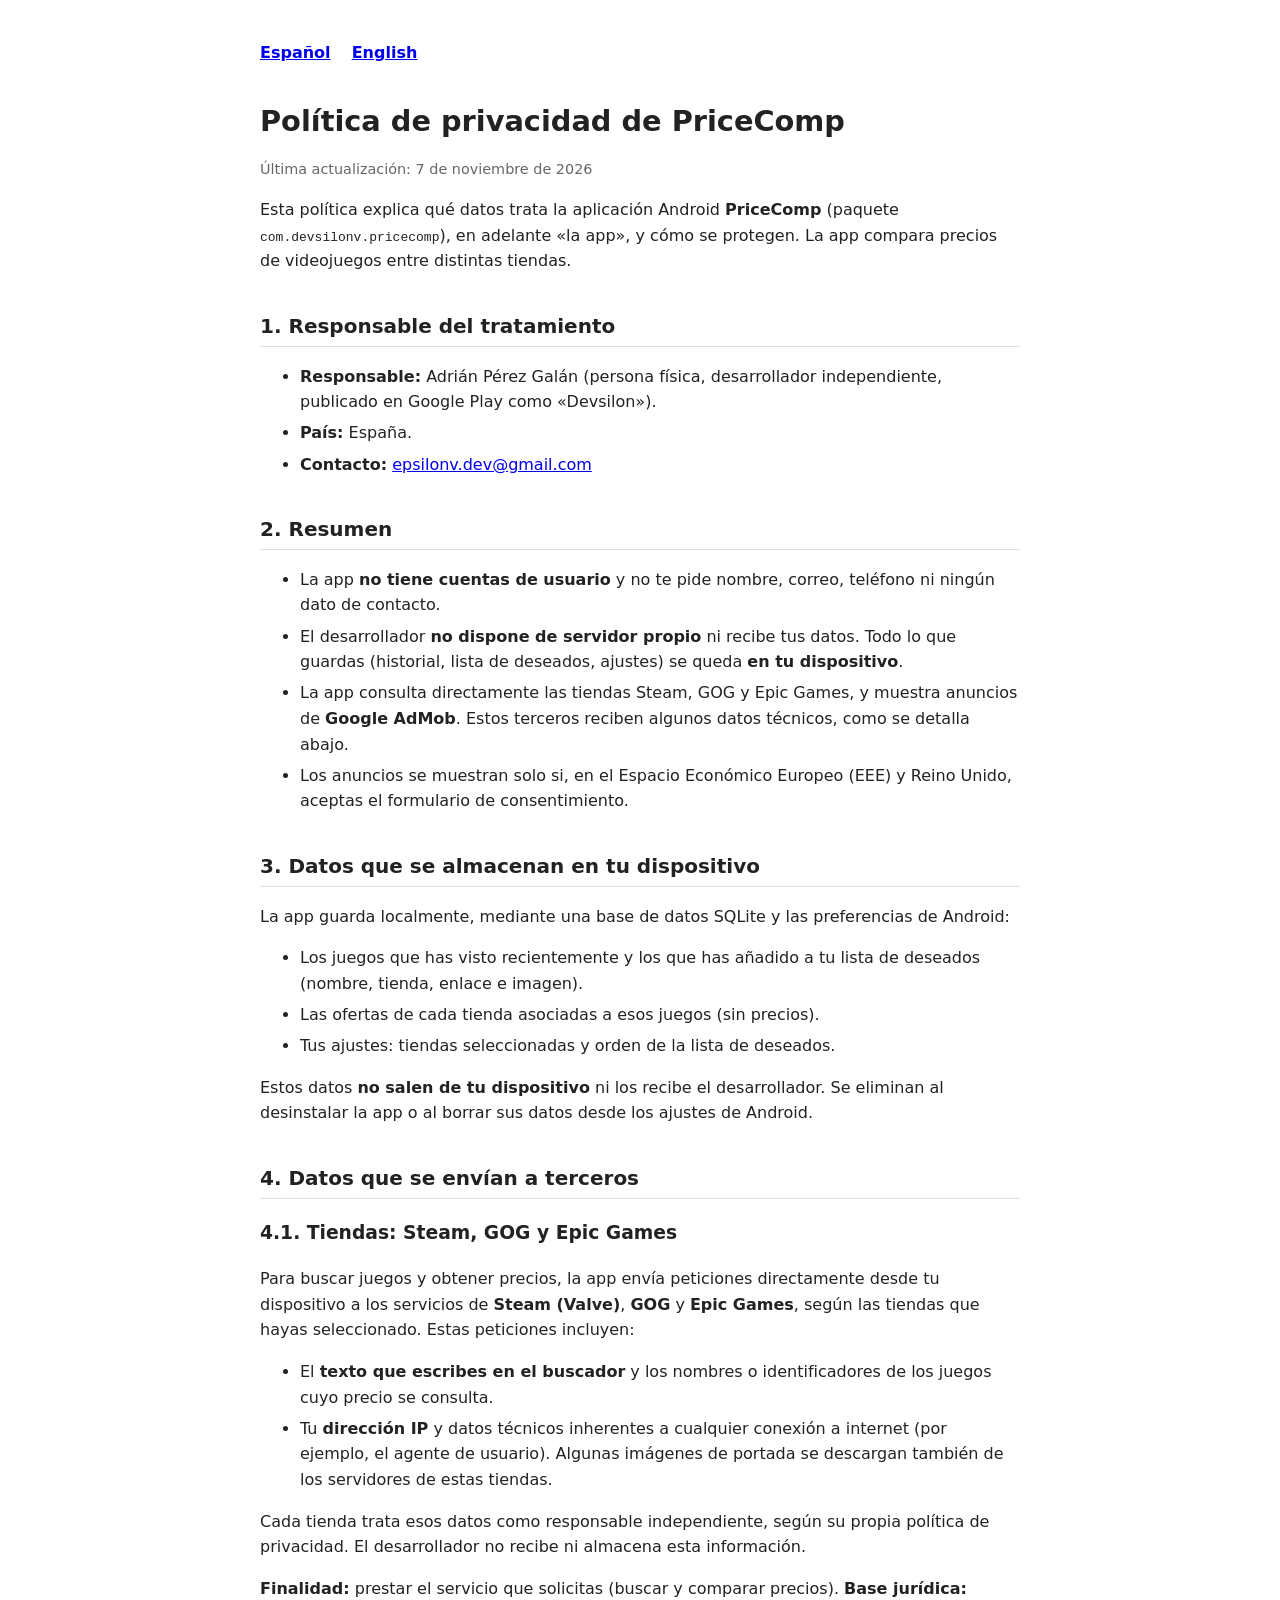
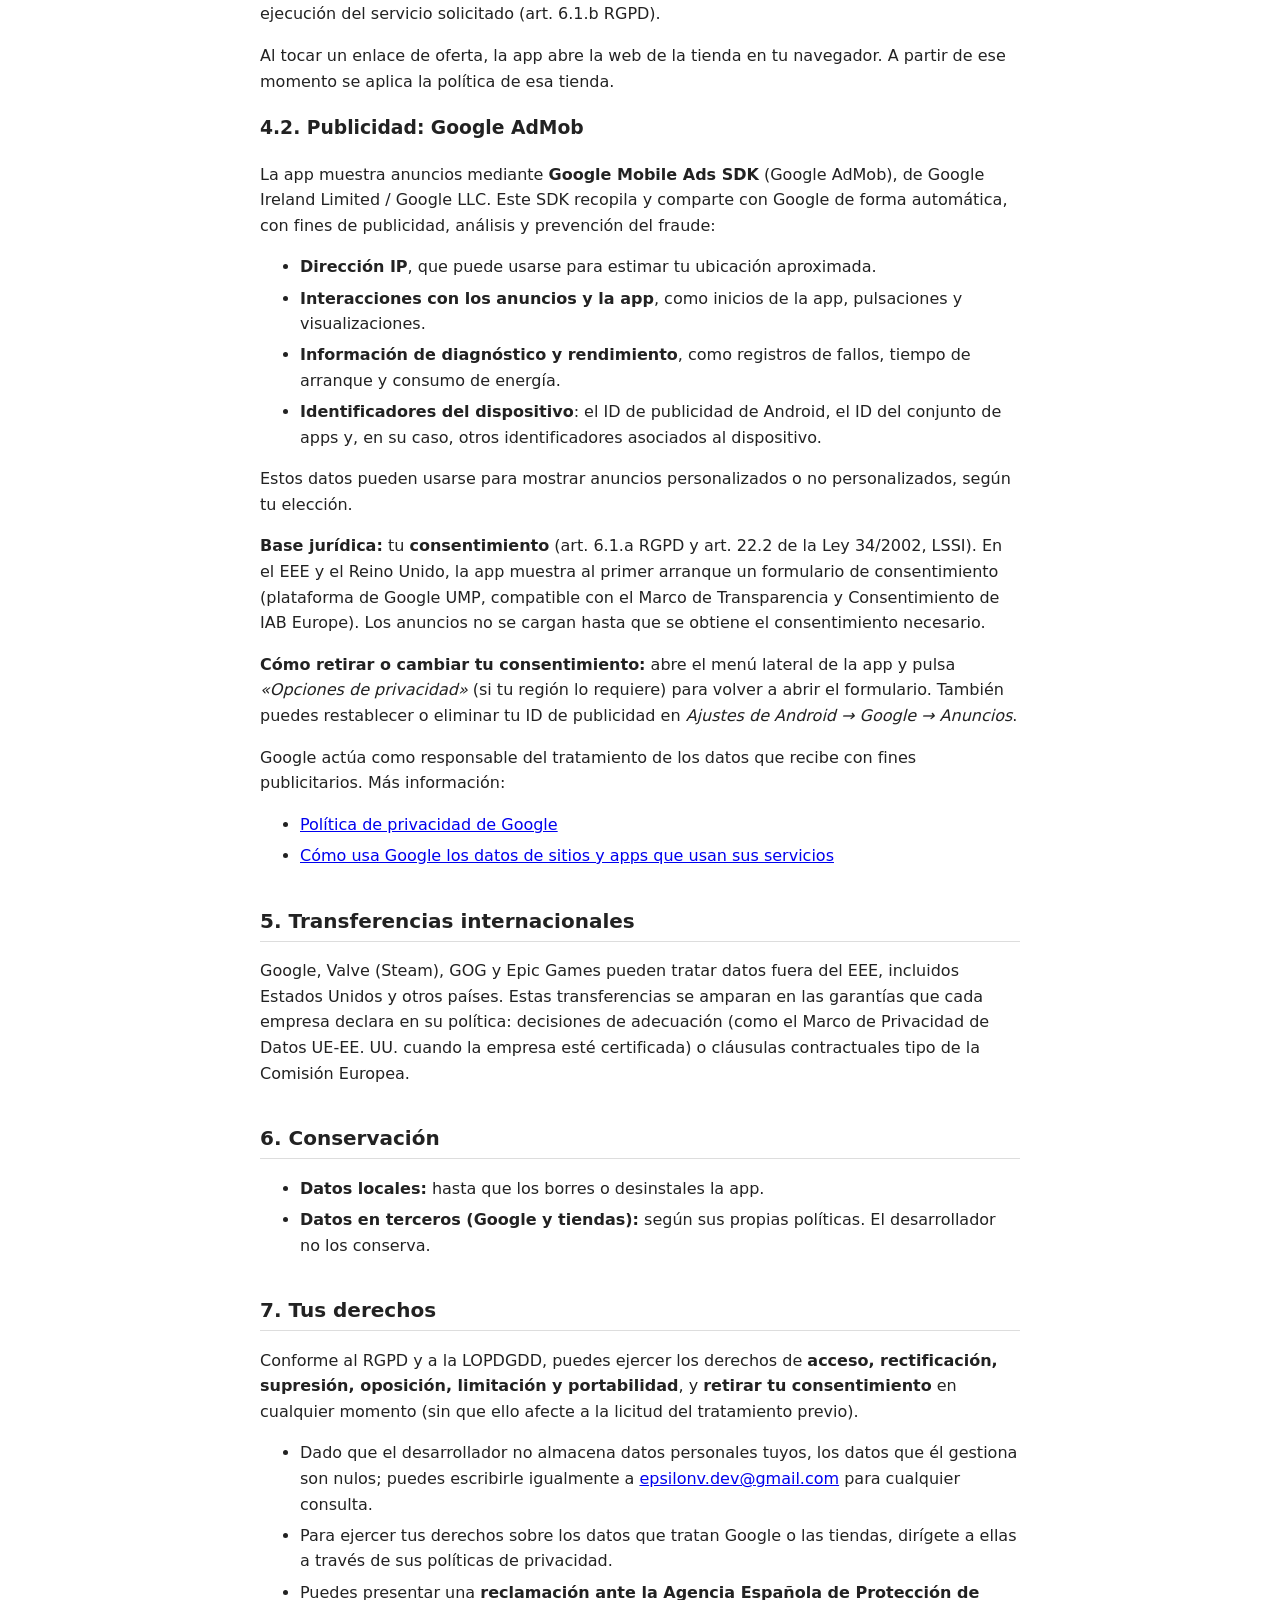
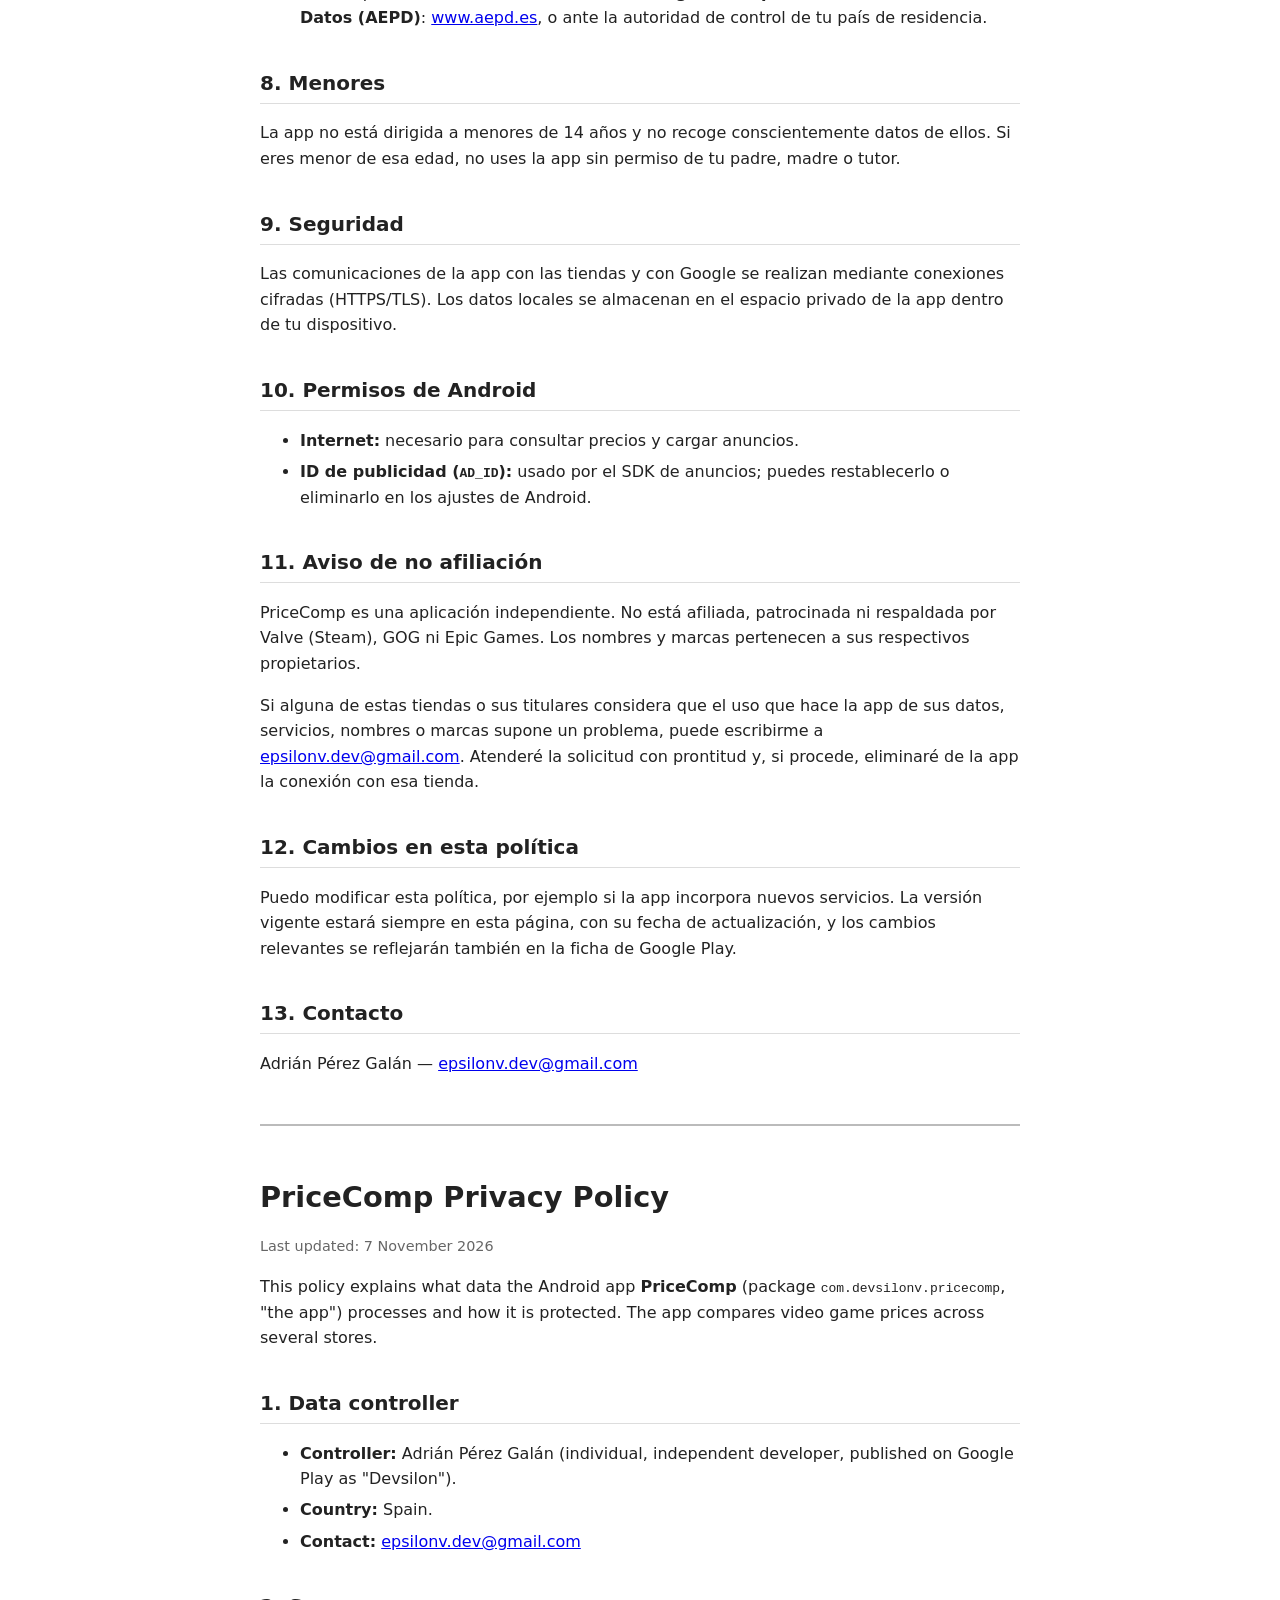
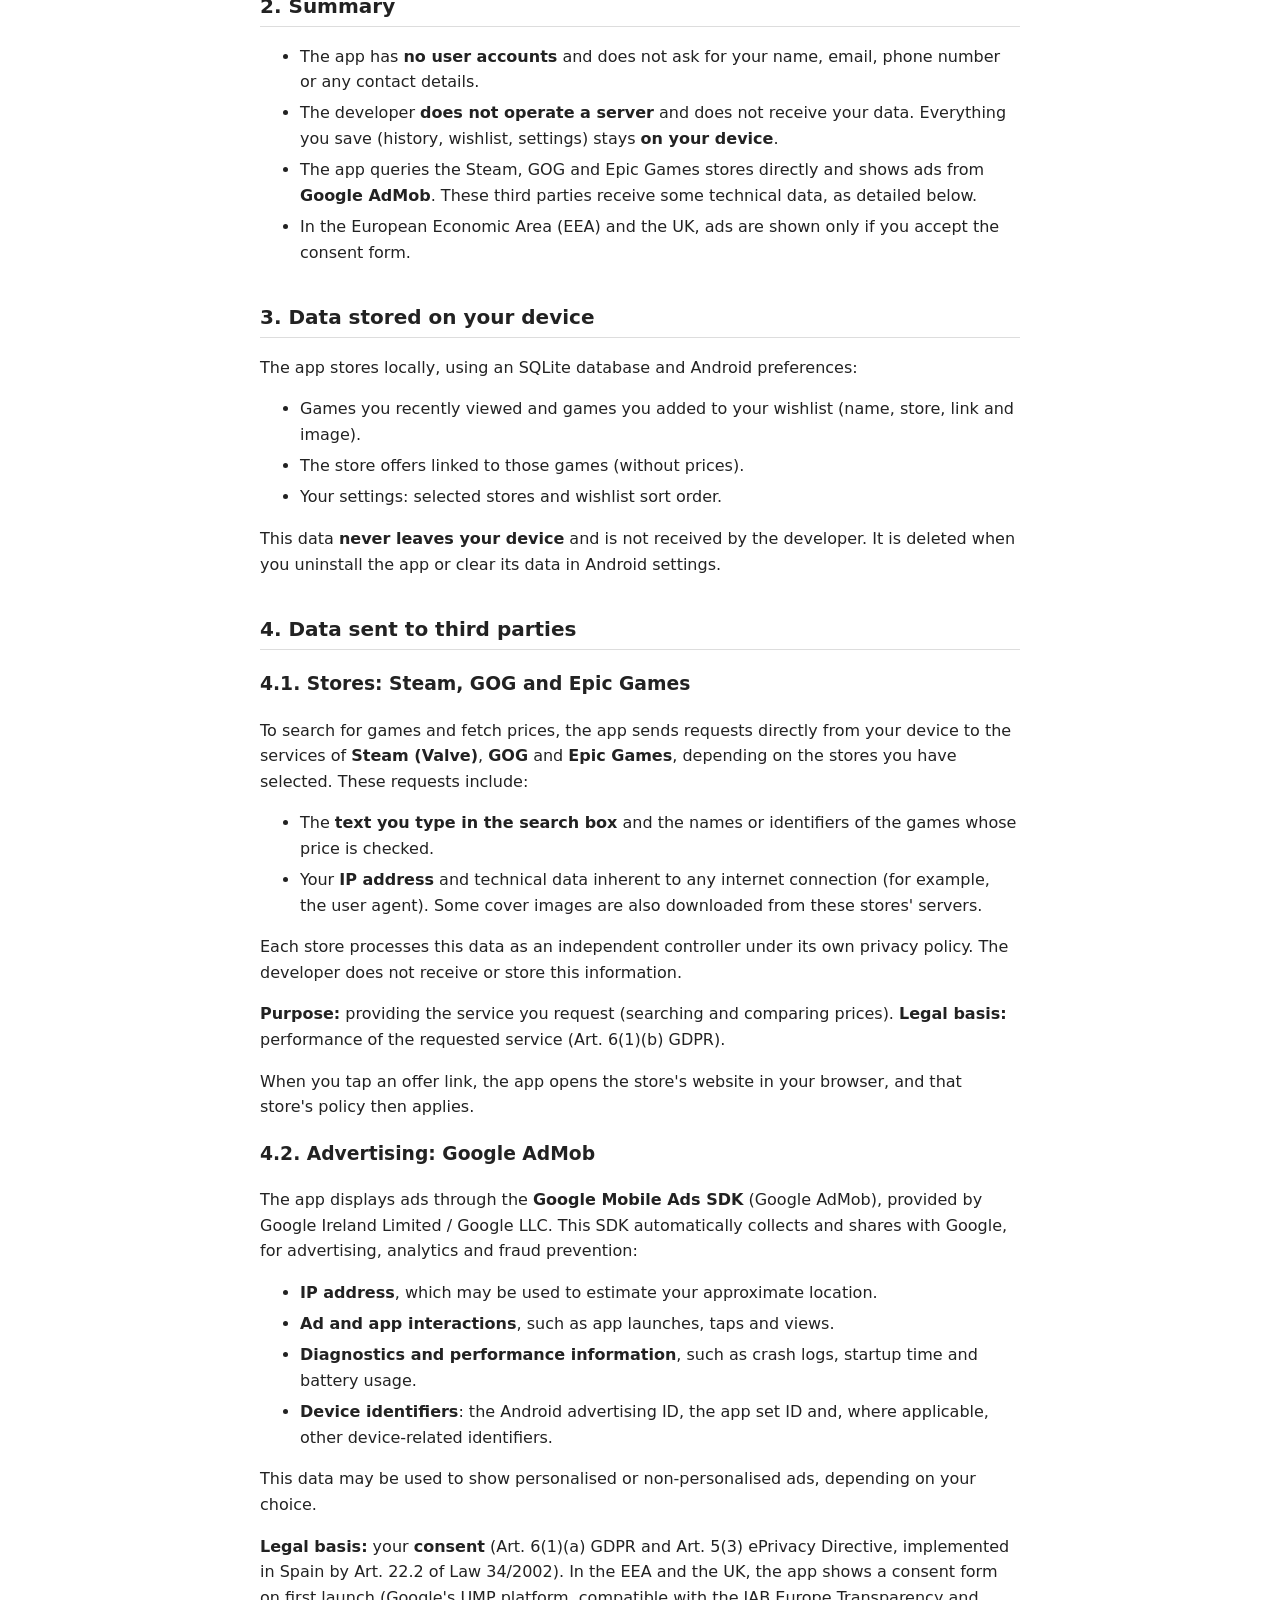
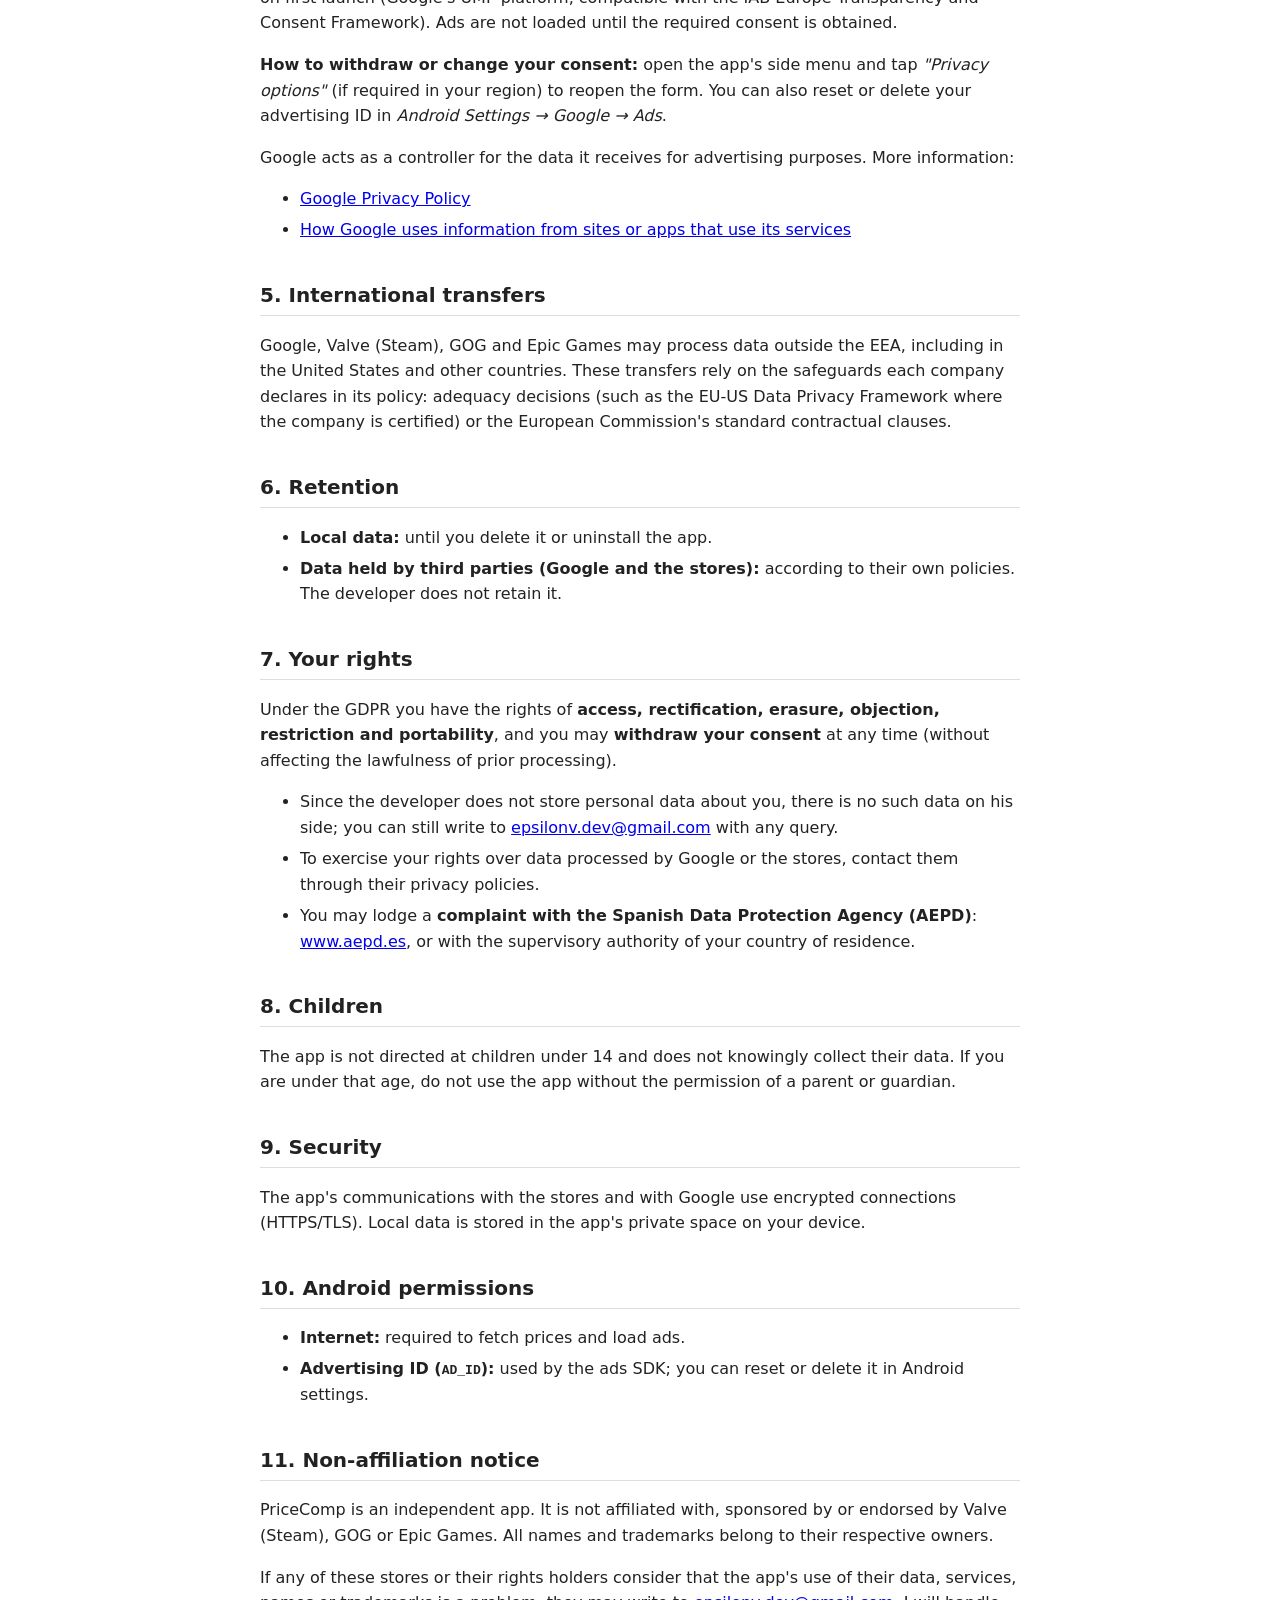
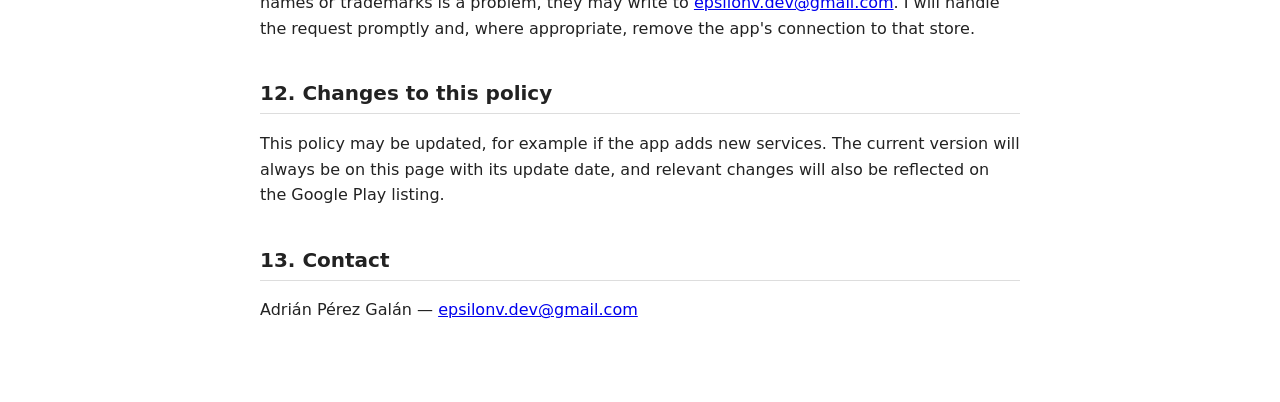
<file: privacy.html>
<!DOCTYPE html>
<html lang="es">
<head>
<meta charset="utf-8">
<meta name="viewport" content="width=device-width, initial-scale=1">
<title>Política de privacidad · Privacy Policy — PriceComp</title>
<style>
  body { font-family: system-ui, -apple-system, "Segoe UI", Roboto, sans-serif; line-height: 1.6; max-width: 760px; margin: 0 auto; padding: 24px 16px 64px; color: #222; }
  h1 { font-size: 1.8rem; margin-bottom: .2em; }
  h2 { font-size: 1.25rem; margin-top: 1.8em; border-bottom: 1px solid #ddd; padding-bottom: .2em; }
  nav { margin: 1em 0 2em; }
  nav a { margin-right: 1em; font-weight: 600; }
  .updated { color: #666; font-size: .9rem; }
  hr { margin: 3em 0; border: 0; border-top: 2px solid #bbb; }
  li { margin-bottom: .35em; }
</style>
</head>
<body>

<nav>
  <a href="#es">Español</a>
  <a href="#en">English</a>
</nav>

<!-- ===================================================== ESPAÑOL -->
<section id="es" lang="es">
<h1>Política de privacidad de PriceComp</h1>
<p class="updated">Última actualización: 7 de noviembre de 2026</p>

<p>Esta política explica qué datos trata la aplicación Android <strong>PriceComp</strong> (paquete <code>com.devsilonv.pricecomp</code>), en adelante «la app», y cómo se protegen. La app compara precios de videojuegos entre distintas tiendas.</p>

<h2>1. Responsable del tratamiento</h2>
<ul>
  <li><strong>Responsable:</strong> Adrián Pérez Galán (persona física, desarrollador independiente, publicado en Google Play como «Devsilon»).</li>
  <li><strong>País:</strong> España.</li>
  <li><strong>Contacto:</strong> <a href="mailto:epsilonv.dev@gmail.com">epsilonv.dev@gmail.com</a></li>
</ul>

<h2>2. Resumen</h2>
<ul>
  <li>La app <strong>no tiene cuentas de usuario</strong> y no te pide nombre, correo, teléfono ni ningún dato de contacto.</li>
  <li>El desarrollador <strong>no dispone de servidor propio</strong> ni recibe tus datos. Todo lo que guardas (historial, lista de deseados, ajustes) se queda <strong>en tu dispositivo</strong>.</li>
  <li>La app consulta directamente las tiendas Steam, GOG y Epic Games, y muestra anuncios de <strong>Google AdMob</strong>. Estos terceros reciben algunos datos técnicos, como se detalla abajo.</li>
  <li>Los anuncios se muestran solo si, en el Espacio Económico Europeo (EEE) y Reino Unido, aceptas el formulario de consentimiento.</li>
</ul>

<h2>3. Datos que se almacenan en tu dispositivo</h2>
<p>La app guarda localmente, mediante una base de datos SQLite y las preferencias de Android:</p>
<ul>
  <li>Los juegos que has visto recientemente y los que has añadido a tu lista de deseados (nombre, tienda, enlace e imagen).</li>
  <li>Las ofertas de cada tienda asociadas a esos juegos (sin precios).</li>
  <li>Tus ajustes: tiendas seleccionadas y orden de la lista de deseados.</li>
</ul>
<p>Estos datos <strong>no salen de tu dispositivo</strong> ni los recibe el desarrollador. Se eliminan al desinstalar la app o al borrar sus datos desde los ajustes de Android.</p>

<h2>4. Datos que se envían a terceros</h2>

<h3>4.1. Tiendas: Steam, GOG y Epic Games</h3>
<p>Para buscar juegos y obtener precios, la app envía peticiones directamente desde tu dispositivo a los servicios de <strong>Steam (Valve)</strong>, <strong>GOG</strong> y <strong>Epic Games</strong>, según las tiendas que hayas seleccionado. Estas peticiones incluyen:</p>
<ul>
  <li>El <strong>texto que escribes en el buscador</strong> y los nombres o identificadores de los juegos cuyo precio se consulta.</li>
  <li>Tu <strong>dirección IP</strong> y datos técnicos inherentes a cualquier conexión a internet (por ejemplo, el agente de usuario). Algunas imágenes de portada se descargan también de los servidores de estas tiendas.</li>
</ul>
<p>Cada tienda trata esos datos como responsable independiente, según su propia política de privacidad. El desarrollador no recibe ni almacena esta información.</p>
<p><strong>Finalidad:</strong> prestar el servicio que solicitas (buscar y comparar precios). <strong>Base jurídica:</strong> ejecución del servicio solicitado (art. 6.1.b RGPD).</p>
<p>Al tocar un enlace de oferta, la app abre la web de la tienda en tu navegador. A partir de ese momento se aplica la política de esa tienda.</p>

<h3>4.2. Publicidad: Google AdMob</h3>
<p>La app muestra anuncios mediante <strong>Google Mobile Ads SDK</strong> (Google AdMob), de Google Ireland Limited / Google LLC. Este SDK recopila y comparte con Google de forma automática, con fines de publicidad, análisis y prevención del fraude:</p>
<ul>
  <li><strong>Dirección IP</strong>, que puede usarse para estimar tu ubicación aproximada.</li>
  <li><strong>Interacciones con los anuncios y la app</strong>, como inicios de la app, pulsaciones y visualizaciones.</li>
  <li><strong>Información de diagnóstico y rendimiento</strong>, como registros de fallos, tiempo de arranque y consumo de energía.</li>
  <li><strong>Identificadores del dispositivo</strong>: el ID de publicidad de Android, el ID del conjunto de apps y, en su caso, otros identificadores asociados al dispositivo.</li>
</ul>
<p>Estos datos pueden usarse para mostrar anuncios personalizados o no personalizados, según tu elección.</p>
<p><strong>Base jurídica:</strong> tu <strong>consentimiento</strong> (art. 6.1.a RGPD y art. 22.2 de la Ley 34/2002, LSSI). En el EEE y el Reino Unido, la app muestra al primer arranque un formulario de consentimiento (plataforma de Google UMP, compatible con el Marco de Transparencia y Consentimiento de IAB Europe). Los anuncios no se cargan hasta que se obtiene el consentimiento necesario.</p>
<p><strong>Cómo retirar o cambiar tu consentimiento:</strong> abre el menú lateral de la app y pulsa <em>«Opciones de privacidad»</em> (si tu región lo requiere) para volver a abrir el formulario. También puedes restablecer o eliminar tu ID de publicidad en <em>Ajustes de Android → Google → Anuncios</em>.</p>
<p>Google actúa como responsable del tratamiento de los datos que recibe con fines publicitarios. Más información:</p>
<ul>
  <li><a href="https://policies.google.com/privacy" rel="noopener">Política de privacidad de Google</a></li>
  <li><a href="https://policies.google.com/technologies/partner-sites" rel="noopener">Cómo usa Google los datos de sitios y apps que usan sus servicios</a></li>
</ul>

<h2>5. Transferencias internacionales</h2>
<p>Google, Valve (Steam), GOG y Epic Games pueden tratar datos fuera del EEE, incluidos Estados Unidos y otros países. Estas transferencias se amparan en las garantías que cada empresa declara en su política: decisiones de adecuación (como el Marco de Privacidad de Datos UE-EE. UU. cuando la empresa esté certificada) o cláusulas contractuales tipo de la Comisión Europea.</p>

<h2>6. Conservación</h2>
<ul>
  <li><strong>Datos locales:</strong> hasta que los borres o desinstales la app.</li>
  <li><strong>Datos en terceros (Google y tiendas):</strong> según sus propias políticas. El desarrollador no los conserva.</li>
</ul>

<h2>7. Tus derechos</h2>
<p>Conforme al RGPD y a la LOPDGDD, puedes ejercer los derechos de <strong>acceso, rectificación, supresión, oposición, limitación y portabilidad</strong>, y <strong>retirar tu consentimiento</strong> en cualquier momento (sin que ello afecte a la licitud del tratamiento previo).</p>
<ul>
  <li>Dado que el desarrollador no almacena datos personales tuyos, los datos que él gestiona son nulos; puedes escribirle igualmente a <a href="mailto:epsilonv.dev@gmail.com">epsilonv.dev@gmail.com</a> para cualquier consulta.</li>
  <li>Para ejercer tus derechos sobre los datos que tratan Google o las tiendas, dirígete a ellas a través de sus políticas de privacidad.</li>
  <li>Puedes presentar una <strong>reclamación ante la Agencia Española de Protección de Datos (AEPD)</strong>: <a href="https://www.aepd.es" rel="noopener">www.aepd.es</a>, o ante la autoridad de control de tu país de residencia.</li>
</ul>

<h2>8. Menores</h2>
<p>La app no está dirigida a menores de 14 años y no recoge conscientemente datos de ellos. Si eres menor de esa edad, no uses la app sin permiso de tu padre, madre o tutor.</p>

<h2>9. Seguridad</h2>
<p>Las comunicaciones de la app con las tiendas y con Google se realizan mediante conexiones cifradas (HTTPS/TLS). Los datos locales se almacenan en el espacio privado de la app dentro de tu dispositivo.</p>

<h2>10. Permisos de Android</h2>
<ul>
  <li><strong>Internet:</strong> necesario para consultar precios y cargar anuncios.</li>
  <li><strong>ID de publicidad (<code>AD_ID</code>):</strong> usado por el SDK de anuncios; puedes restablecerlo o eliminarlo en los ajustes de Android.</li>
</ul>

<h2>11. Aviso de no afiliación</h2>
<p>PriceComp es una aplicación independiente. No está afiliada, patrocinada ni respaldada por Valve (Steam), GOG ni Epic Games. Los nombres y marcas pertenecen a sus respectivos propietarios.</p>
<p>Si alguna de estas tiendas o sus titulares considera que el uso que hace la app de sus datos, servicios, nombres o marcas supone un problema, puede escribirme a <a href="mailto:epsilonv.dev@gmail.com">epsilonv.dev@gmail.com</a>. Atenderé la solicitud con prontitud y, si procede, eliminaré de la app la conexión con esa tienda.</p>

<h2>12. Cambios en esta política</h2>
<p>Puedo modificar esta política, por ejemplo si la app incorpora nuevos servicios. La versión vigente estará siempre en esta página, con su fecha de actualización, y los cambios relevantes se reflejarán también en la ficha de Google Play.</p>

<h2>13. Contacto</h2>
<p>Adrián Pérez Galán — <a href="mailto:epsilonv.dev@gmail.com">epsilonv.dev@gmail.com</a></p>
</section>

<hr>

<!-- ===================================================== ENGLISH -->
<section id="en" lang="en">
<h1>PriceComp Privacy Policy</h1>
<p class="updated">Last updated: 7 November 2026</p>

<p>This policy explains what data the Android app <strong>PriceComp</strong> (package <code>com.devsilonv.pricecomp</code>, "the app") processes and how it is protected. The app compares video game prices across several stores.</p>

<h2>1. Data controller</h2>
<ul>
  <li><strong>Controller:</strong> Adrián Pérez Galán (individual, independent developer, published on Google Play as "Devsilon").</li>
  <li><strong>Country:</strong> Spain.</li>
  <li><strong>Contact:</strong> <a href="mailto:epsilonv.dev@gmail.com">epsilonv.dev@gmail.com</a></li>
</ul>

<h2>2. Summary</h2>
<ul>
  <li>The app has <strong>no user accounts</strong> and does not ask for your name, email, phone number or any contact details.</li>
  <li>The developer <strong>does not operate a server</strong> and does not receive your data. Everything you save (history, wishlist, settings) stays <strong>on your device</strong>.</li>
  <li>The app queries the Steam, GOG and Epic Games stores directly and shows ads from <strong>Google AdMob</strong>. These third parties receive some technical data, as detailed below.</li>
  <li>In the European Economic Area (EEA) and the UK, ads are shown only if you accept the consent form.</li>
</ul>

<h2>3. Data stored on your device</h2>
<p>The app stores locally, using an SQLite database and Android preferences:</p>
<ul>
  <li>Games you recently viewed and games you added to your wishlist (name, store, link and image).</li>
  <li>The store offers linked to those games (without prices).</li>
  <li>Your settings: selected stores and wishlist sort order.</li>
</ul>
<p>This data <strong>never leaves your device</strong> and is not received by the developer. It is deleted when you uninstall the app or clear its data in Android settings.</p>

<h2>4. Data sent to third parties</h2>

<h3>4.1. Stores: Steam, GOG and Epic Games</h3>
<p>To search for games and fetch prices, the app sends requests directly from your device to the services of <strong>Steam (Valve)</strong>, <strong>GOG</strong> and <strong>Epic Games</strong>, depending on the stores you have selected. These requests include:</p>
<ul>
  <li>The <strong>text you type in the search box</strong> and the names or identifiers of the games whose price is checked.</li>
  <li>Your <strong>IP address</strong> and technical data inherent to any internet connection (for example, the user agent). Some cover images are also downloaded from these stores' servers.</li>
</ul>
<p>Each store processes this data as an independent controller under its own privacy policy. The developer does not receive or store this information.</p>
<p><strong>Purpose:</strong> providing the service you request (searching and comparing prices). <strong>Legal basis:</strong> performance of the requested service (Art. 6(1)(b) GDPR).</p>
<p>When you tap an offer link, the app opens the store's website in your browser, and that store's policy then applies.</p>

<h3>4.2. Advertising: Google AdMob</h3>
<p>The app displays ads through the <strong>Google Mobile Ads SDK</strong> (Google AdMob), provided by Google Ireland Limited / Google LLC. This SDK automatically collects and shares with Google, for advertising, analytics and fraud prevention:</p>
<ul>
  <li><strong>IP address</strong>, which may be used to estimate your approximate location.</li>
  <li><strong>Ad and app interactions</strong>, such as app launches, taps and views.</li>
  <li><strong>Diagnostics and performance information</strong>, such as crash logs, startup time and battery usage.</li>
  <li><strong>Device identifiers</strong>: the Android advertising ID, the app set ID and, where applicable, other device-related identifiers.</li>
</ul>
<p>This data may be used to show personalised or non-personalised ads, depending on your choice.</p>
<p><strong>Legal basis:</strong> your <strong>consent</strong> (Art. 6(1)(a) GDPR and Art. 5(3) ePrivacy Directive, implemented in Spain by Art. 22.2 of Law 34/2002). In the EEA and the UK, the app shows a consent form on first launch (Google's UMP platform, compatible with the IAB Europe Transparency and Consent Framework). Ads are not loaded until the required consent is obtained.</p>
<p><strong>How to withdraw or change your consent:</strong> open the app's side menu and tap <em>"Privacy options"</em> (if required in your region) to reopen the form. You can also reset or delete your advertising ID in <em>Android Settings → Google → Ads</em>.</p>
<p>Google acts as a controller for the data it receives for advertising purposes. More information:</p>
<ul>
  <li><a href="https://policies.google.com/privacy" rel="noopener">Google Privacy Policy</a></li>
  <li><a href="https://policies.google.com/technologies/partner-sites" rel="noopener">How Google uses information from sites or apps that use its services</a></li>
</ul>

<h2>5. International transfers</h2>
<p>Google, Valve (Steam), GOG and Epic Games may process data outside the EEA, including in the United States and other countries. These transfers rely on the safeguards each company declares in its policy: adequacy decisions (such as the EU-US Data Privacy Framework where the company is certified) or the European Commission's standard contractual clauses.</p>

<h2>6. Retention</h2>
<ul>
  <li><strong>Local data:</strong> until you delete it or uninstall the app.</li>
  <li><strong>Data held by third parties (Google and the stores):</strong> according to their own policies. The developer does not retain it.</li>
</ul>

<h2>7. Your rights</h2>
<p>Under the GDPR you have the rights of <strong>access, rectification, erasure, objection, restriction and portability</strong>, and you may <strong>withdraw your consent</strong> at any time (without affecting the lawfulness of prior processing).</p>
<ul>
  <li>Since the developer does not store personal data about you, there is no such data on his side; you can still write to <a href="mailto:epsilonv.dev@gmail.com">epsilonv.dev@gmail.com</a> with any query.</li>
  <li>To exercise your rights over data processed by Google or the stores, contact them through their privacy policies.</li>
  <li>You may lodge a <strong>complaint with the Spanish Data Protection Agency (AEPD)</strong>: <a href="https://www.aepd.es" rel="noopener">www.aepd.es</a>, or with the supervisory authority of your country of residence.</li>
</ul>

<h2>8. Children</h2>
<p>The app is not directed at children under 14 and does not knowingly collect their data. If you are under that age, do not use the app without the permission of a parent or guardian.</p>

<h2>9. Security</h2>
<p>The app's communications with the stores and with Google use encrypted connections (HTTPS/TLS). Local data is stored in the app's private space on your device.</p>

<h2>10. Android permissions</h2>
<ul>
  <li><strong>Internet:</strong> required to fetch prices and load ads.</li>
  <li><strong>Advertising ID (<code>AD_ID</code>):</strong> used by the ads SDK; you can reset or delete it in Android settings.</li>
</ul>

<h2>11. Non-affiliation notice</h2>
<p>PriceComp is an independent app. It is not affiliated with, sponsored by or endorsed by Valve (Steam), GOG or Epic Games. All names and trademarks belong to their respective owners.</p>
<p>If any of these stores or their rights holders consider that the app's use of their data, services, names or trademarks is a problem, they may write to <a href="mailto:epsilonv.dev@gmail.com">epsilonv.dev@gmail.com</a>. I will handle the request promptly and, where appropriate, remove the app's connection to that store.</p>

<h2>12. Changes to this policy</h2>
<p>This policy may be updated, for example if the app adds new services. The current version will always be on this page with its update date, and relevant changes will also be reflected on the Google Play listing.</p>

<h2>13. Contact</h2>
<p>Adrián Pérez Galán — <a href="mailto:epsilonv.dev@gmail.com">epsilonv.dev@gmail.com</a></p>
</section>

</body>
</html>
</file>
